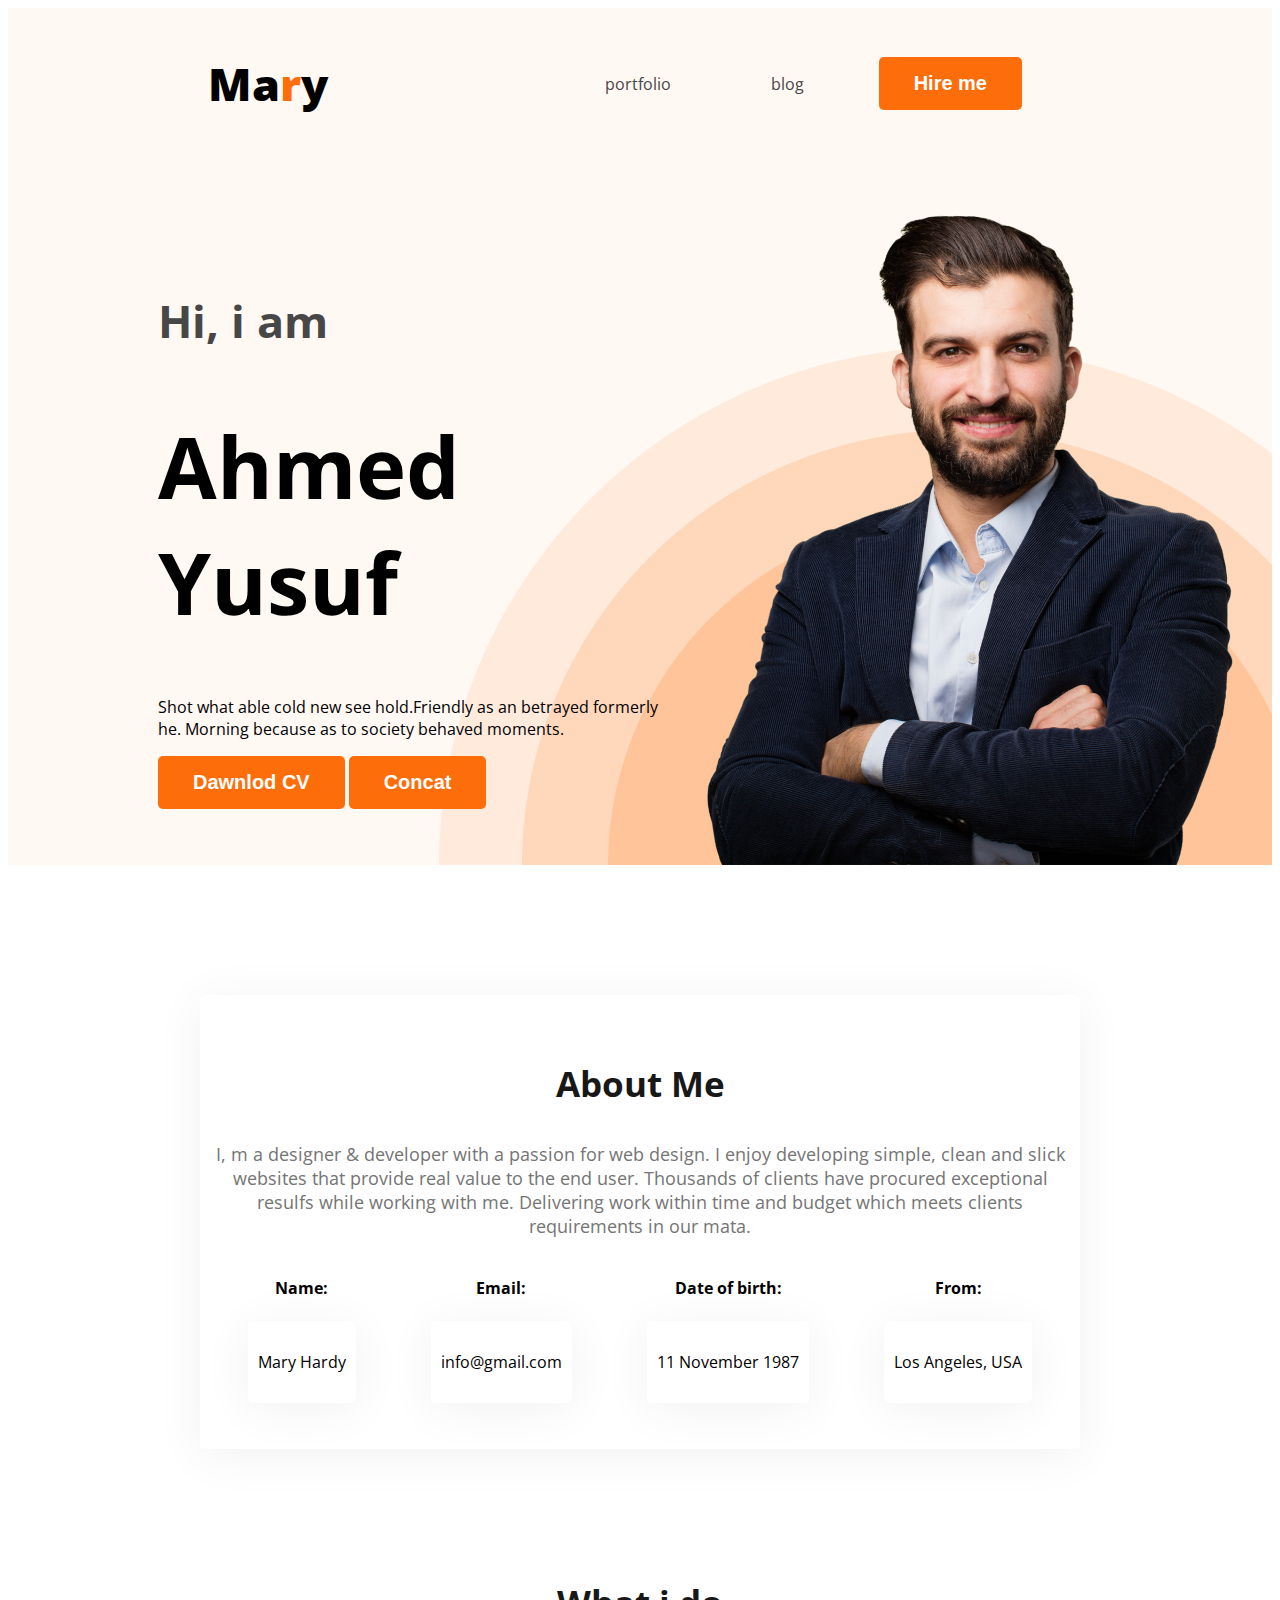
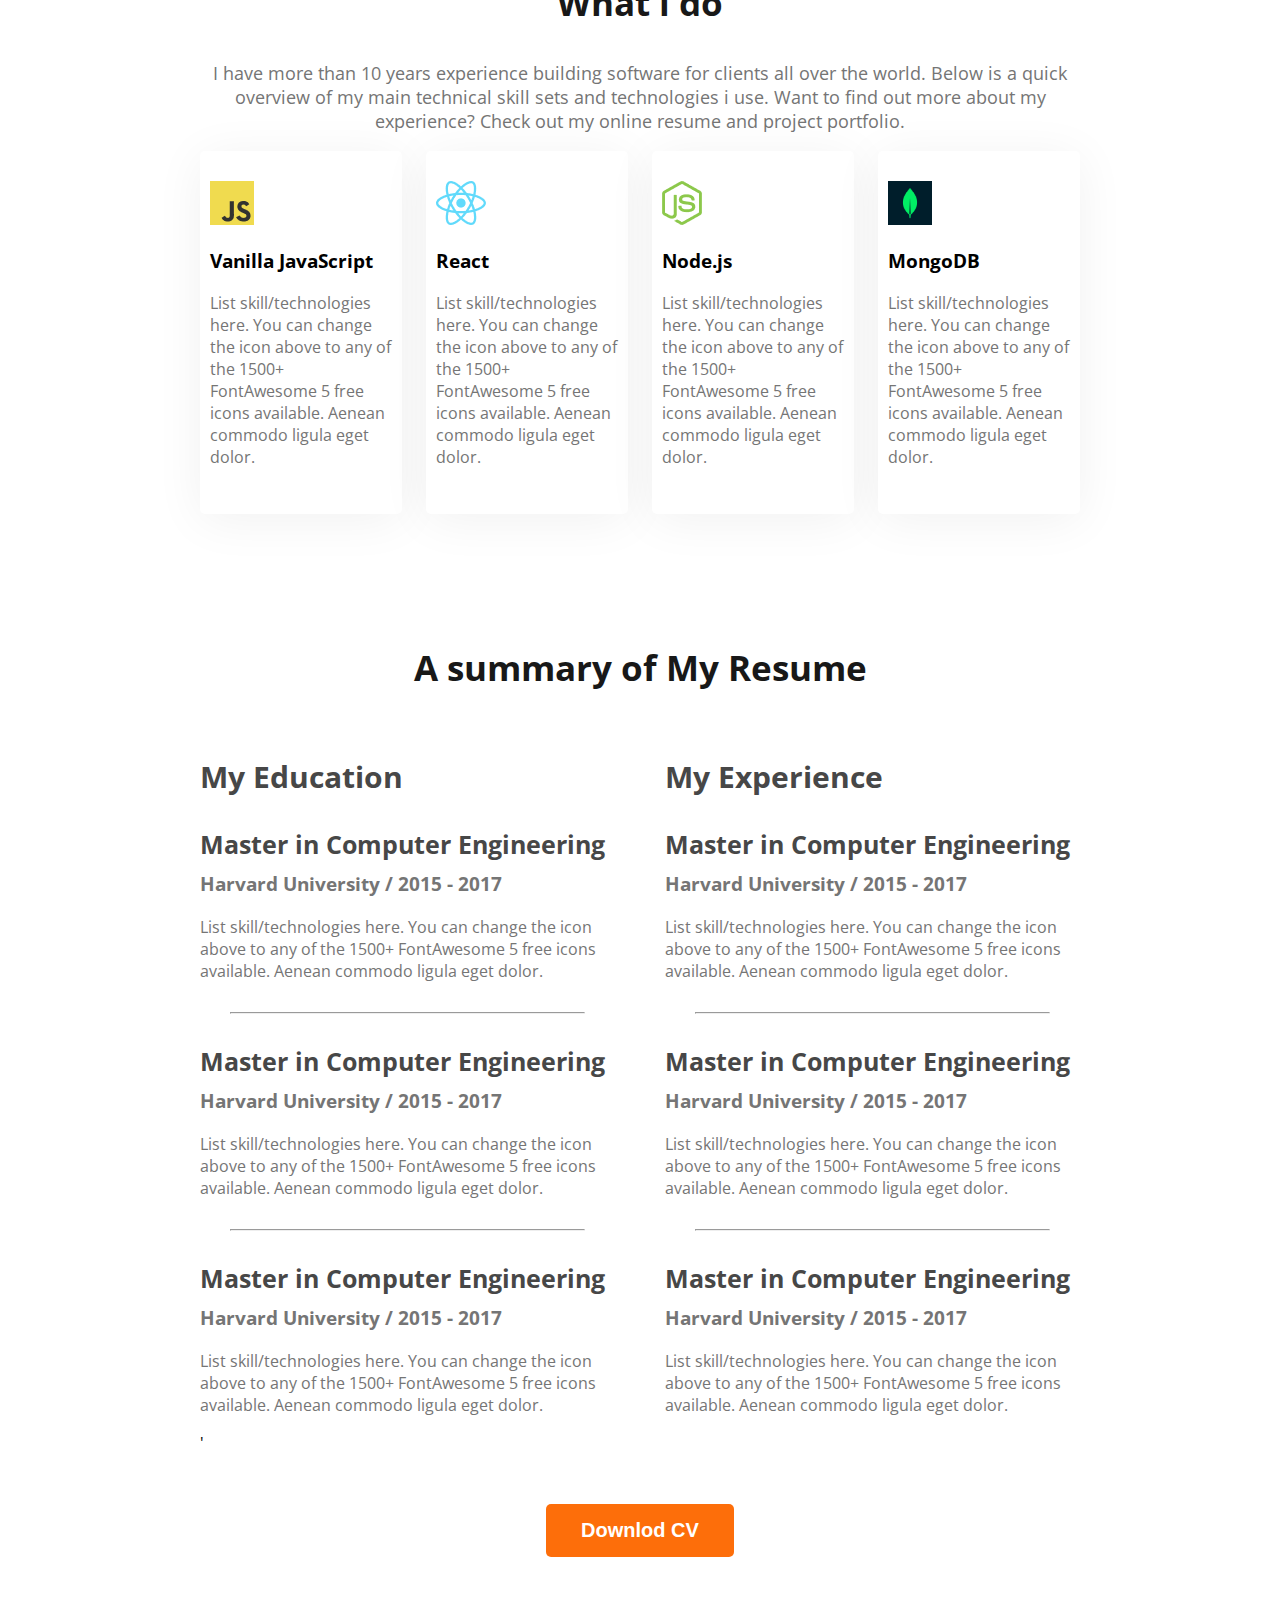
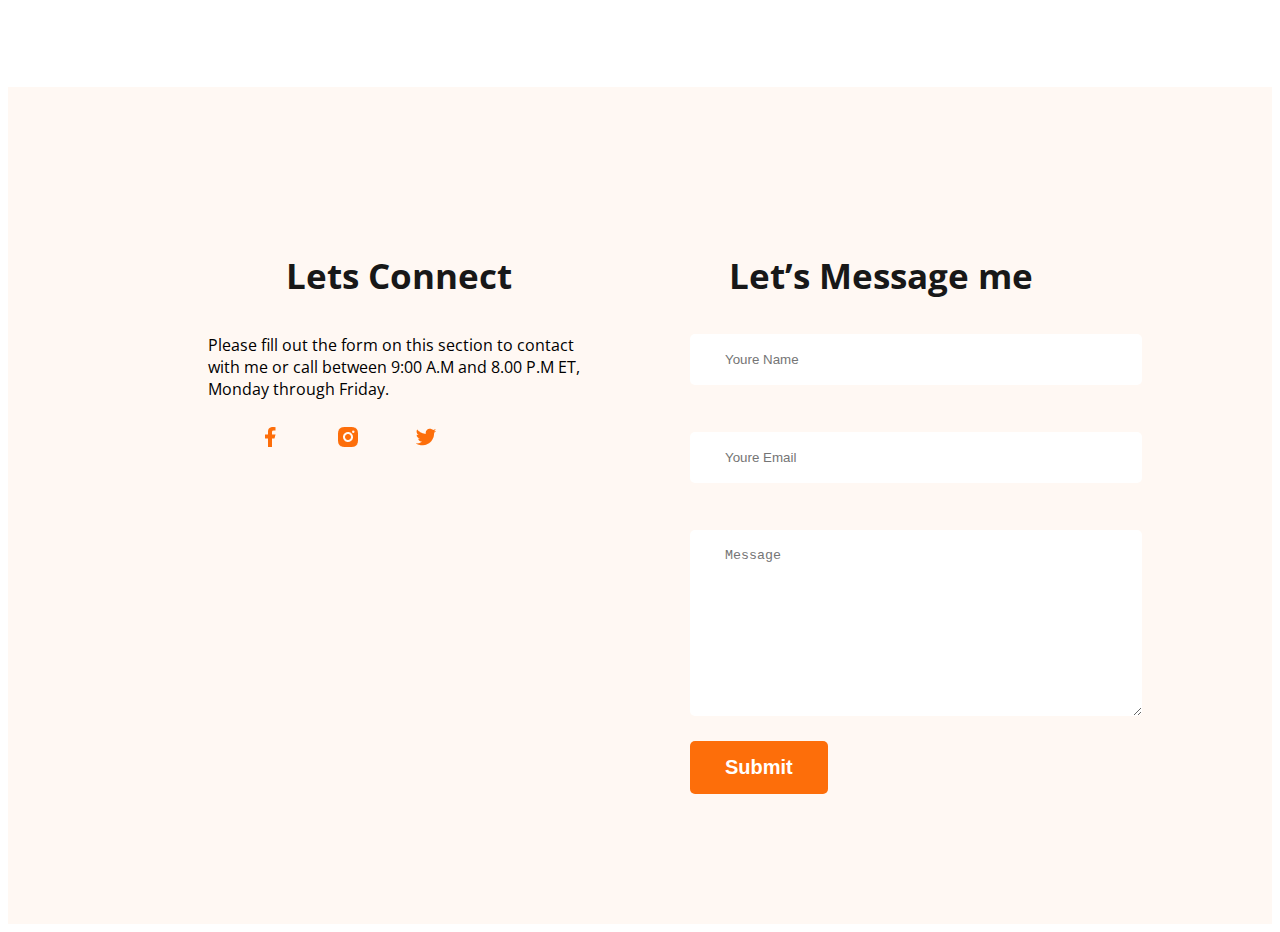
<file: index.html>
<!DOCTYPE html>
<html lang="en">
<head>
    <meta charset="UTF-8">
    <meta name="viewport" content="width=device-width, initial-scale=1.0">
    <title>web developer portfulio</title> 
 
    <link rel="preconnect" href="https://fonts.googleapis.com">
    <link rel="preconnect" href="https://fonts.gstatic.com" crossorigin>
    <link href="https://fonts.googleapis.com/css2?family=Open+Sans:ital,wght@0,300..800;1,300..800&display=swap" rel="stylesheet">
   <link rel="stylesheet" href="index.css">
</head>
<body>
    <header class="heder">
        <nav>
            <h3 class="ss">Ma<span id="nn">r</span>y</h3>
            <ul>
                <li><a href="">portfolio</a></li>
                <li><a href="">blog</a></li>
                <li><button class="botton">Hire me</button></li>
            </ul>
        </nav>
        <div class="baner">
        <div>
            <h3 class="oo"> Hi, i am </h3>
            <h1 class="yusuf">Ahmed Yusuf</h1>
            <p>Shot what able cold new see hold.Friendly as an betrayed formerly he. Morning because as to society behaved moments.</p>
            <button class="botton">Dawnlod CV</button>
            <button class="botton">Concat</button>
        </div>
        <img class="img" src="images/hardy.png" alt="">
    </div>

    </header>
    <main>
        <section class="vv">
            <h3 class="titel">About Me</h3>
            <p class="discription">
                I, m a designer & developer with a passion for web design. I enjoy developing simple, clean and slick websites that provide real value to the end user. Thousands of clients have procured exceptional resulfs while working with me. Delivering work within time and budget which meets clients requirements in our mata.
            </p>
            <div class="pp">
                <!-- .ff*4>h3.bb.ff*4>h3.bb+p.vv  -->
                <div class="ff">
                    <h4 class="bb">Name:</h4>
                    <p class="vv">Mary Hardy</p>
                </div>
                <div class="ff">
                    <h4 class="bb">Email:</h4>
                    <p class="vv">info@gmail.com</p>
                </div>
                <div class="ff">
                    <h4 class="bb">Date of birth:</h4>
                    <p class="vv">11 November 1987</p>
                </div>
                <div class="ff">
                    <h4 class="bb">From:</h4>
                    <p class="vv">Los Angeles, USA</p>
                </div>
            </div>

        </section>
        <section>
            <h3 class="titel">What i do</h3>
            <p id="what" class="discription">I have more than 10 years experience building software for clients all over the world. Below is a quick overview of my main technical skill sets and technologies i use. Want to find out more about my experience? Check out my online resume and project portfolio.</p>
           
            <!-- .skil*4>img+h3.ll+p.dd -->
            <div class="skil">
            <div class="vv">
                <img src="images/icons/js.png" alt="">
                <h3 class="ll">Vanilla JavaScript</h3>
                <p class="dd">List skill/technologies here. You can change the icon above to any of the 1500+ FontAwesome 5 free icons available. Aenean commodo ligula eget dolor.</p>
            </div>
            <div class="vv">
                <img src="images/icons/react.png" alt="">
                <h3 class="ll">React</h3>
                <p class="dd">List skill/technologies here. You can change the icon above to any of the 1500+ FontAwesome 5 free icons available. Aenean commodo ligula eget dolor.</p>
            </div>
            <div class="vv">
                <img src="images/icons/nodejs.png" alt="">
                <h3 class="ll">Node.js</h3>
                <p class="dd">List skill/technologies here. You can change the icon above to any of the 1500+ FontAwesome 5 free icons available. Aenean commodo ligula eget dolor.</p>
            </div>
            <div class="vv">
                <img src="images/icons/mongo.png" alt="">
                <h3 class="ll">MongoDB</h3>
                <p class="dd">List skill/technologies here. You can change the icon above to any of the 1500+ FontAwesome 5 free icons available. Aenean commodo ligula eget dolor.</p>
            </div>
        </div>
        </section>
        <section>
            <h3 class="titel">A summary of My Resume</h3>

            <div class="resumi-continer">
                <div class="resumi-colum">
                    <h3 class="resumi-colum-titel">My Education</h3>
                    <div class="resumi-item">
                        <h2 class="resumi-item-titel">Master in Computer Engineering</h2>
                        <h3 class="resumi-item-ins">Harvard University / 2015 - 2017</h3>
                        <p class="resumi-description">List skill/technologies here. You can change the icon above 
                            to any of the 1500+ FontAwesome 5 free icons available. Aenean commodo ligula eget dolor.</p>
                    </div>
                    <hr>
                    <div class="resumi-item">
                        <h2 class="resumi-item-titel">Master in Computer Engineering</h2>
                        <h3 class="resumi-item-ins">Harvard University / 2015 - 2017</h3>
                        <p class="resumi-description">List skill/technologies here. You can change the icon above 
                            to any of the 1500+ FontAwesome 5 free icons available. Aenean commodo ligula eget dolor.</p>
                    </div>
                    <hr>
                    <div class="resumi-item">
                        <h2 class="resumi-item-titel">Master in Computer Engineering</h2>
                        <h3 class="resumi-item-ins">Harvard University / 2015 - 2017</h3>
                        <p class="resumi-description">List skill/technologies here. You can change the icon above 
                            to any of the 1500+ FontAwesome 5 free icons available. Aenean commodo ligula eget dolor.</p>
                    </div>
                </div>
                <div class="resumi-colum">
                    <h3 class="resumi-colum-titel">My Experience</h3>
                    <div class="resumi-item">
                        <h2 class="resumi-item-titel">Master in Computer Engineering</h2>
                        <h3 class="resumi-item-ins">Harvard University / 2015 - 2017</h3>
                        <p class="resumi-description">List skill/technologies here. You can change the icon above 
                            to any of the 1500+ FontAwesome 5 free icons available. Aenean commodo ligula eget dolor.</p>
                    </div>
                    <hr>
                    <div class="resumi-item">
                        <h2 class="resumi-item-titel">Master in Computer Engineering</h2>
                        <h3 class="resumi-item-ins">Harvard University / 2015 - 2017</h3>
                        <p class="resumi-description">List skill/technologies here. You can change the icon above 
                            to any of the 1500+ FontAwesome 5 free icons available. Aenean commodo ligula eget dolor.</p>
                    </div>
                    <hr>
                    <div class="resumi-item">
                        <h2 class="resumi-item-titel">Master in Computer Engineering</h2>
                        <h3 class="resumi-item-ins">Harvard University / 2015 - 2017</h3>
                        <p class="resumi-description">List skill/technologies here. You can change the icon above 
                            to any of the 1500+ FontAwesome 5 free icons available. Aenean commodo ligula eget dolor.</p>
                    </div>
                </div>

            </div>'
            <div class="dawnlodcv">
            <button class="botton">Downlod CV</button>
            </div>
        </section>

    </main>
    <footer>
        <div class="footer-colum">
            <h3 class="titel">Lets Connect</h3>
            <p class="sectiond">Please fill out the form on this section to contact with me or call between 9:00 A.M and 8.00 P.M ET, Monday through Friday.</p>
            <div class="fbicon">
               <a href=""><img src="images/icons/facebook.png" alt=""></a>
               <a href=""><img src="images/icons/insta.png" alt=""></a>
               <a href=""><img src="images/icons/twitter.png" alt=""></a>
            </div>

        </div>
        
        <div class="footer-colum">
            <h3 class="titel">Let’s Message me</h3>
            <form class="contyact" action="">
                <input  type="text" placeholder="Youre Name">
                <br>
                <input  type="email" placeholder="Youre Email">
                <br>
               <textarea name="" placeholder="Message" id="" cols="30" rows="10"></textarea>
               <input class="botton" type="submit" value="Submit">
            </form>
            
        </div>
        

    </footer>
</body>
</html>
</file>
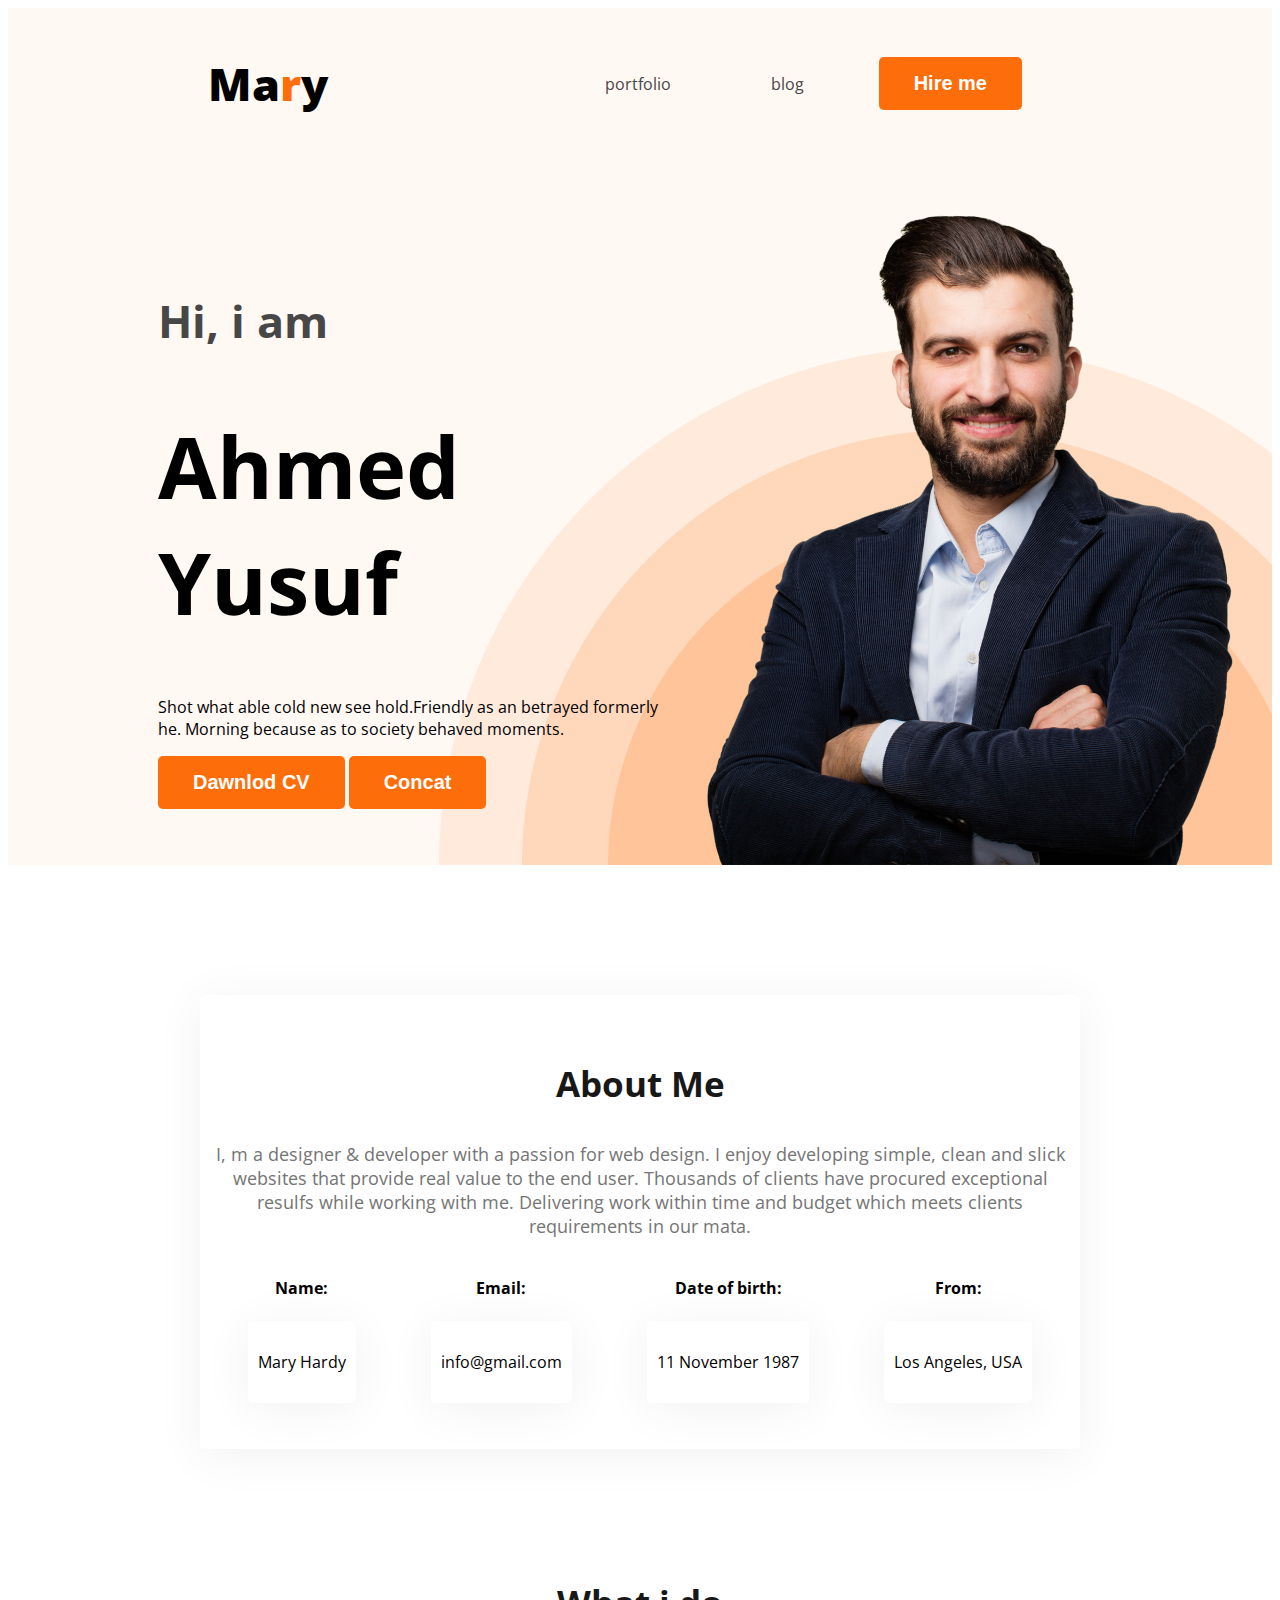
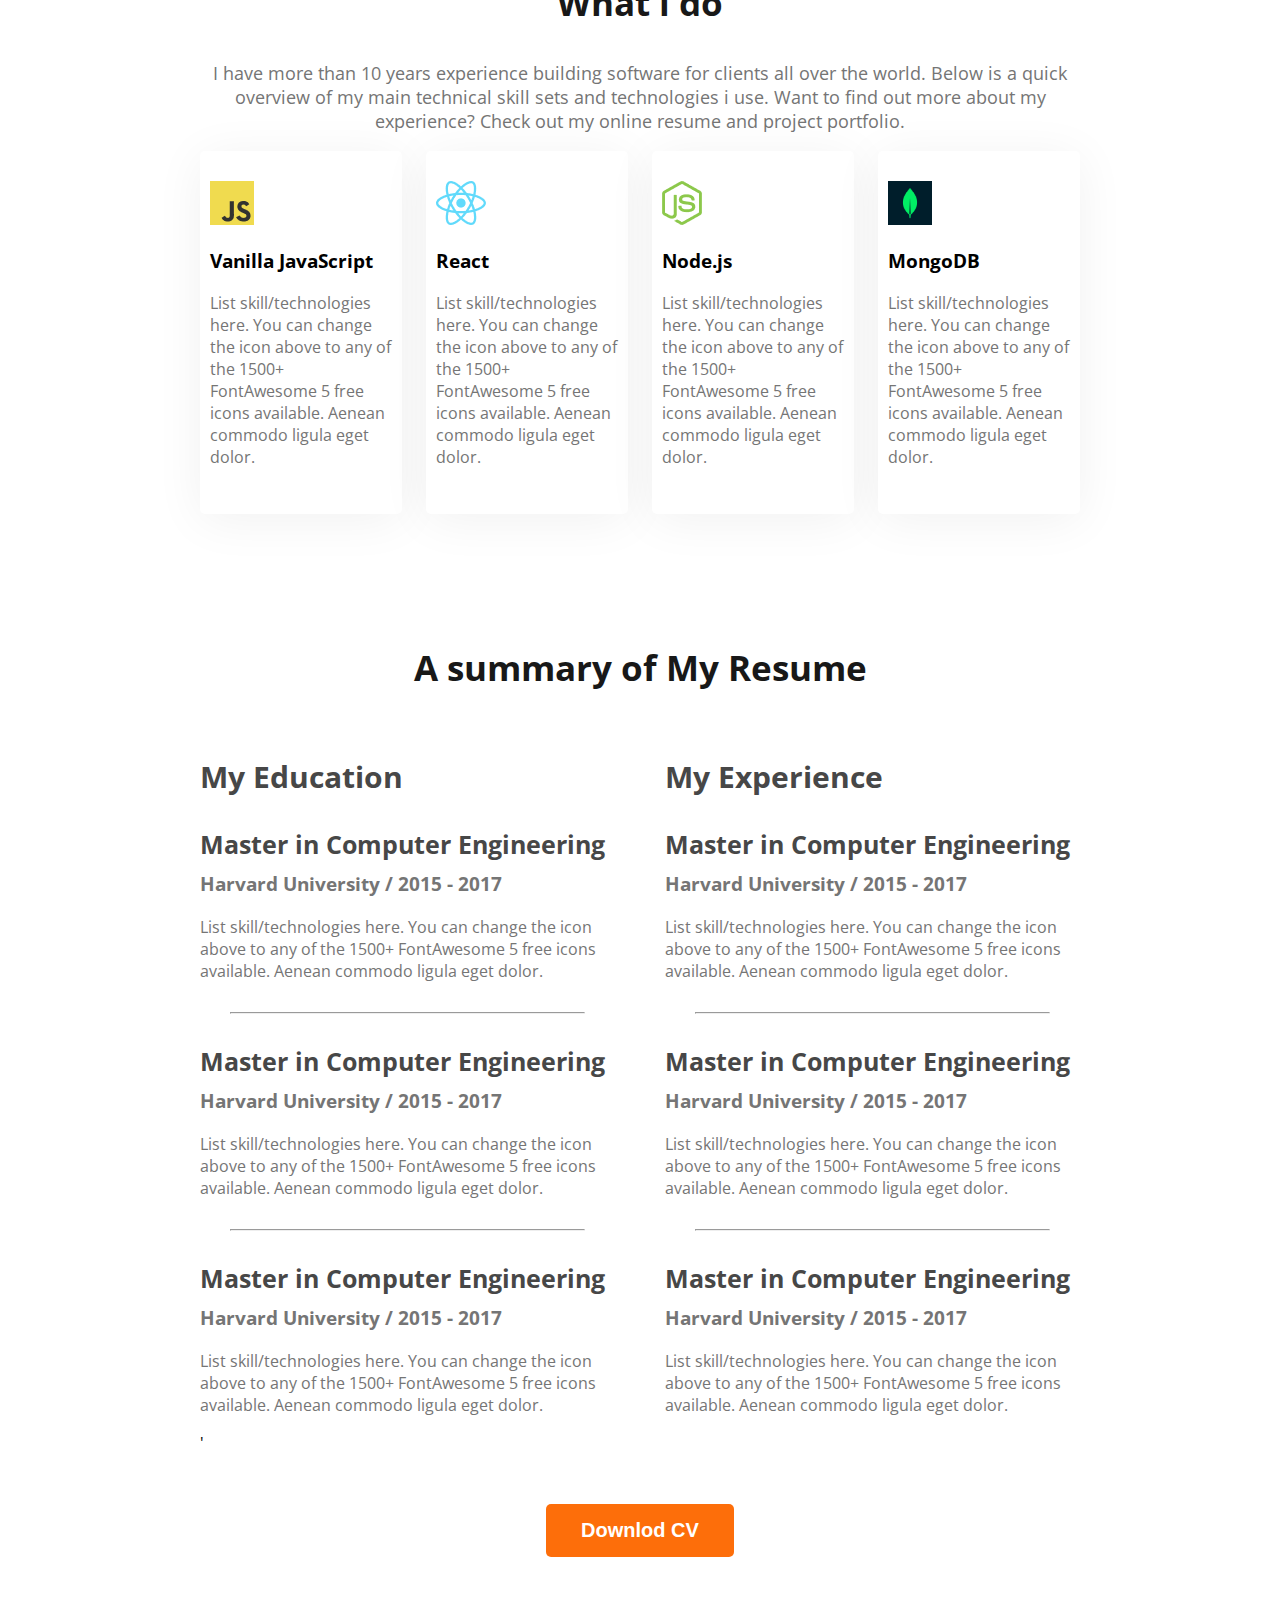
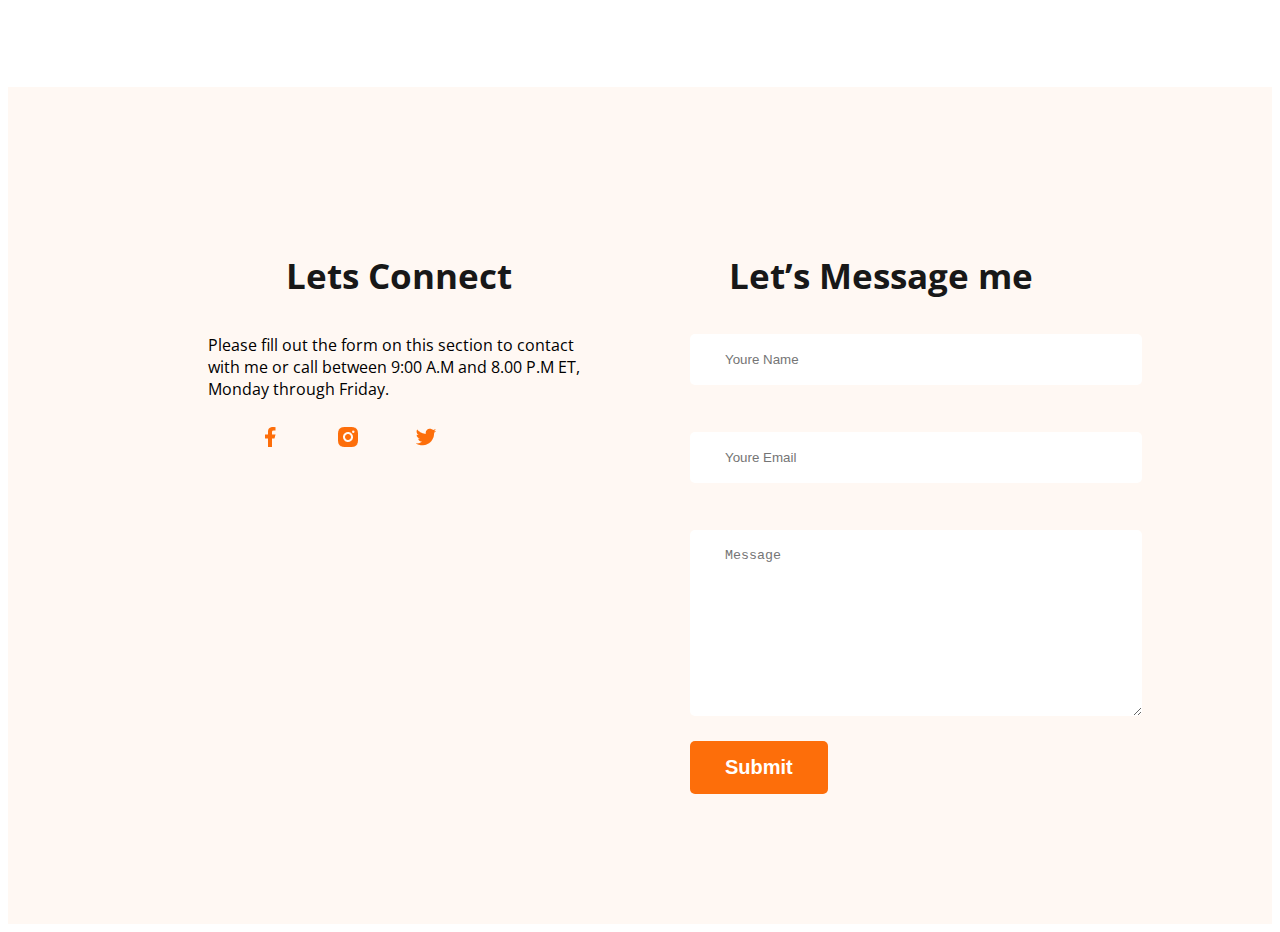
<file: porfulio.html>
<!DOCTYPE html>
<html lang="en">
<head>
    <meta charset="UTF-8">
    <meta name="viewport" content="width=device-width, initial-scale=1.0">
    <title>web developer portfulio</title> 
 
    <link rel="preconnect" href="https://fonts.googleapis.com">
    <link rel="preconnect" href="https://fonts.gstatic.com" crossorigin>
    <link href="https://fonts.googleapis.com/css2?family=Open+Sans:ital,wght@0,300..800;1,300..800&display=swap" rel="stylesheet">
   <link rel="stylesheet" href="portfolio.css">
</head>
<body>
    <header class="heder">
        <nav>
            <h3 class="ss">Ma<span id="nn">r</span>y</h3>
            <ul>
                <li><a href="">portfolio</a></li>
                <li><a href="">blog</a></li>
                <li><button class="botton">Hire me</button></li>
            </ul>
        </nav>
        <div class="baner">
        <div>
            <h3 class="oo"> Hi, i am </h3>
            <h1 class="yusuf">Ahmed Yusuf</h1>
            <p>Shot what able cold new see hold.Friendly as an betrayed formerly he. Morning because as to society behaved moments.</p>
            <button class="botton">Dawnlod CV</button>
            <button class="botton">Concat</button>
        </div>
        <img class="img" src="images/hardy.png" alt="">
    </div>

    </header>
    <main>
        <section class="vv">
            <h3 class="titel">About Me</h3>
            <p class="discription">
                I, m a designer & developer with a passion for web design. I enjoy developing simple, clean and slick websites that provide real value to the end user. Thousands of clients have procured exceptional resulfs while working with me. Delivering work within time and budget which meets clients requirements in our mata.
            </p>
            <div class="pp">
                <!-- .ff*4>h3.bb.ff*4>h3.bb+p.vv  -->
                <div class="ff">
                    <h4 class="bb">Name:</h4>
                    <p class="vv">Mary Hardy</p>
                </div>
                <div class="ff">
                    <h4 class="bb">Email:</h4>
                    <p class="vv">info@gmail.com</p>
                </div>
                <div class="ff">
                    <h4 class="bb">Date of birth:</h4>
                    <p class="vv">11 November 1987</p>
                </div>
                <div class="ff">
                    <h4 class="bb">From:</h4>
                    <p class="vv">Los Angeles, USA</p>
                </div>
            </div>

        </section>
        <section>
            <h3 class="titel">What i do</h3>
            <p id="what" class="discription">I have more than 10 years experience building software for clients all over the world. Below is a quick overview of my main technical skill sets and technologies i use. Want to find out more about my experience? Check out my online resume and project portfolio.</p>
           
            <!-- .skil*4>img+h3.ll+p.dd -->
            <div class="skil">
            <div class="vv">
                <img src="images/icons/js.png" alt="">
                <h3 class="ll">Vanilla JavaScript</h3>
                <p class="dd">List skill/technologies here. You can change the icon above to any of the 1500+ FontAwesome 5 free icons available. Aenean commodo ligula eget dolor.</p>
            </div>
            <div class="vv">
                <img src="images/icons/react.png" alt="">
                <h3 class="ll">React</h3>
                <p class="dd">List skill/technologies here. You can change the icon above to any of the 1500+ FontAwesome 5 free icons available. Aenean commodo ligula eget dolor.</p>
            </div>
            <div class="vv">
                <img src="images/icons/nodejs.png" alt="">
                <h3 class="ll">Node.js</h3>
                <p class="dd">List skill/technologies here. You can change the icon above to any of the 1500+ FontAwesome 5 free icons available. Aenean commodo ligula eget dolor.</p>
            </div>
            <div class="vv">
                <img src="images/icons/mongo.png" alt="">
                <h3 class="ll">MongoDB</h3>
                <p class="dd">List skill/technologies here. You can change the icon above to any of the 1500+ FontAwesome 5 free icons available. Aenean commodo ligula eget dolor.</p>
            </div>
        </div>
        </section>
        <section>
            <h3 class="titel">A summary of My Resume</h3>

            <div class="resumi-continer">
                <div class="resumi-colum">
                    <h3 class="resumi-colum-titel">My Education</h3>
                    <div class="resumi-item">
                        <h2 class="resumi-item-titel">Master in Computer Engineering</h2>
                        <h3 class="resumi-item-ins">Harvard University / 2015 - 2017</h3>
                        <p class="resumi-description">List skill/technologies here. You can change the icon above 
                            to any of the 1500+ FontAwesome 5 free icons available. Aenean commodo ligula eget dolor.</p>
                    </div>
                    <hr>
                    <div class="resumi-item">
                        <h2 class="resumi-item-titel">Master in Computer Engineering</h2>
                        <h3 class="resumi-item-ins">Harvard University / 2015 - 2017</h3>
                        <p class="resumi-description">List skill/technologies here. You can change the icon above 
                            to any of the 1500+ FontAwesome 5 free icons available. Aenean commodo ligula eget dolor.</p>
                    </div>
                    <hr>
                    <div class="resumi-item">
                        <h2 class="resumi-item-titel">Master in Computer Engineering</h2>
                        <h3 class="resumi-item-ins">Harvard University / 2015 - 2017</h3>
                        <p class="resumi-description">List skill/technologies here. You can change the icon above 
                            to any of the 1500+ FontAwesome 5 free icons available. Aenean commodo ligula eget dolor.</p>
                    </div>
                </div>
                <div class="resumi-colum">
                    <h3 class="resumi-colum-titel">My Experience</h3>
                    <div class="resumi-item">
                        <h2 class="resumi-item-titel">Master in Computer Engineering</h2>
                        <h3 class="resumi-item-ins">Harvard University / 2015 - 2017</h3>
                        <p class="resumi-description">List skill/technologies here. You can change the icon above 
                            to any of the 1500+ FontAwesome 5 free icons available. Aenean commodo ligula eget dolor.</p>
                    </div>
                    <hr>
                    <div class="resumi-item">
                        <h2 class="resumi-item-titel">Master in Computer Engineering</h2>
                        <h3 class="resumi-item-ins">Harvard University / 2015 - 2017</h3>
                        <p class="resumi-description">List skill/technologies here. You can change the icon above 
                            to any of the 1500+ FontAwesome 5 free icons available. Aenean commodo ligula eget dolor.</p>
                    </div>
                    <hr>
                    <div class="resumi-item">
                        <h2 class="resumi-item-titel">Master in Computer Engineering</h2>
                        <h3 class="resumi-item-ins">Harvard University / 2015 - 2017</h3>
                        <p class="resumi-description">List skill/technologies here. You can change the icon above 
                            to any of the 1500+ FontAwesome 5 free icons available. Aenean commodo ligula eget dolor.</p>
                    </div>
                </div>

            </div>'
            <div class="dawnlodcv">
            <button class="botton">Downlod CV</button>
            </div>
        </section>

    </main>
    <footer>
        <div class="footer-colum">
            <h3 class="titel">Lets Connect</h3>
            <p class="sectiond">Please fill out the form on this section to contact with me or call between 9:00 A.M and 8.00 P.M ET, Monday through Friday.</p>
            <div class="fbicon">
               <a href=""><img src="images/icons/facebook.png" alt=""></a>
               <a href=""><img src="images/icons/insta.png" alt=""></a>
               <a href=""><img src="images/icons/twitter.png" alt=""></a>
            </div>

        </div>
        
        <div class="footer-colum">
            <h3 class="titel">Let’s Message me</h3>
            <form class="contyact" action="">
                <input  type="text" placeholder="Youre Name">
                <br>
                <input  type="email" placeholder="Youre Email">
                <br>
               <textarea name="" placeholder="Message" id="" cols="30" rows="10"></textarea>
               <input class="botton" type="submit" value="Submit">
            </form>
            
        </div>
        

    </footer>
</body>
</html>
</file>
<file: index.css>
body{ font-family: "Open Sans", sans-serif;}
#nn{color:#FD6E0A;}
.ss{display: flex;
font-size: 45px;
font-weight: 800;}
nav{display: flex;
align-items: center;
justify-content: space-between;
margin: 0 200px;}
nav > ul{display: flex;
align-items: center;}
nav li{list-style: none;
margin-right: 50px;}
nav a { text-decoration: none;
color: #474747;}
.botton{background-color: #FD6E0A;
border-radius: 5px;
border: 0px;
color: white;
font-weight: 700;
font-size: 20px;
padding: 15px 35px;}
.heder{background-color: #fff8f3;
background-image: url(images/header_bg.png);

background-repeat: no-repeat;
background-position: bottom right;
}
main section{margin-top: 130px;}
.baner{
   padding: 30px 30px 0px 150px;
   display: flex;
   align-items: center;
   justify-content: space-between;
}
.baner .img{width: 500;
}
.oo{font-size: 45px;
    margin-bottom: 0;
    color: #474747;

}
.yusuf{
    font-size: 85px;
    font-weight: 700px;
}
.about{
    padding: 130px;
    border-radius: 10px;
    background-color: #fff8f3;
    margin: 130px 0;
}
.titel{
    color: #181818;
    text-align: center;
    font-size: 35px;
    font-weight: 700px;
    line-height: normal;
}
.discription{
    color: #757575;
    font-size: 18px;
    text-align: center;
}
main{
    max-width: 1140px;
    margin: 0 auto;
}
.pp{
    display: flex;
    justify-content: space-around;
}
.ff{
    text-align: center;
}
#what{
    padding: 30px px;

}
.skil{
display: flex;
gap: 24px;
}
.vv{
   padding: 30px 10px;

   border-radius: 5px;
   background-color: #FFF;
   box-shadow: 0px 6px 50px 0px rgba(0, 0, 0, 0.06);
 
}
.dd{
    color: #757575;
}
main section{
    margin: 130px;
}
.resumi-colum-titel{
    color: #474747;
    font-size: 30px;
    font-weight: 700;
}
.resumi-continer{
    display: flex; 
    gap: 50px;
    
}
.resumi-description, .resumi-item-ins{
    color: #757575;
}
.resumi-item-titel{color: #474747;
    font-size: 25px;
    font-weight: 700;
    margin-bottom: 10px;
}
.resumi-continer hr{
    margin: 30px;
}
.resumi-item-ins{
    margin-bottom: 20px;
    margin-top: 0px;
}
.dawnlodcv{
    text-align: center;
    margin-top: 50px;
}
footer{
    display: flex;
    background-color: #fff8f3;
    margin-top: 100px;
    padding: 130px 200px;
    gap: 100px;}
.footer-colum{
    width: 50%;
}
.contyact input[type="text"], .contyact input[type="email"], textarea {
    display: block;
    margin-bottom: 25px; 
    padding: 18px 35px;
    color: #757575;
    border-radius: 5px;
    background-color: #fff;
    border: 0;
    width: 100%;
}
.fbicon, a{
    margin: 25px;
}
</file>
<file: portfolio.css>
body{ font-family: "Open Sans", sans-serif;}
#nn{color:#FD6E0A;}
.ss{display: flex;
font-size: 45px;
font-weight: 800;}
nav{display: flex;
align-items: center;
justify-content: space-between;
margin: 0 200px;}
nav > ul{display: flex;
align-items: center;}
nav li{list-style: none;
margin-right: 50px;}
nav a { text-decoration: none;
color: #474747;}
.botton{background-color: #FD6E0A;
border-radius: 5px;
border: 0px;
color: white;
font-weight: 700;
font-size: 20px;
padding: 15px 35px;}
.heder{background-color: #fff8f3;
background-image: url(images/header_bg.png);

background-repeat: no-repeat;
background-position: bottom right;
}
main section{margin-top: 130px;}
.baner{
   padding: 30px 30px 0px 150px;
   display: flex;
   align-items: center;
   justify-content: space-between;
}
.baner .img{width: 500;
}
.oo{font-size: 45px;
    margin-bottom: 0;
    color: #474747;

}
.yusuf{
    font-size: 85px;
    font-weight: 700px;
}
.about{
    padding: 130px;
    border-radius: 10px;
    background-color: #fff8f3;
    margin: 130px 0;
}
.titel{
    color: #181818;
    text-align: center;
    font-size: 35px;
    font-weight: 700px;
    line-height: normal;
}
.discription{
    color: #757575;
    font-size: 18px;
    text-align: center;
}
main{
    max-width: 1140px;
    margin: 0 auto;
}
.pp{
    display: flex;
    justify-content: space-around;
}
.ff{
    text-align: center;
}
#what{
    padding: 30px px;

}
.skil{
display: flex;
gap: 24px;
}
.vv{
   padding: 30px 10px;

   border-radius: 5px;
   background-color: #FFF;
   box-shadow: 0px 6px 50px 0px rgba(0, 0, 0, 0.06);
 
}
.dd{
    color: #757575;
}
main section{
    margin: 130px;
}
.resumi-colum-titel{
    color: #474747;
    font-size: 30px;
    font-weight: 700;
}
.resumi-continer{
    display: flex; 
    gap: 50px;
    
}
.resumi-description, .resumi-item-ins{
    color: #757575;
}
.resumi-item-titel{color: #474747;
    font-size: 25px;
    font-weight: 700;
    margin-bottom: 10px;
}
.resumi-continer hr{
    margin: 30px;
}
.resumi-item-ins{
    margin-bottom: 20px;
    margin-top: 0px;
}
.dawnlodcv{
    text-align: center;
    margin-top: 50px;
}
footer{
    display: flex;
    background-color: #fff8f3;
    margin-top: 100px;
    padding: 130px 200px;
    gap: 100px;}
.footer-colum{
    width: 50%;
}
.contyact input[type="text"], .contyact input[type="email"], textarea {
    display: block;
    margin-bottom: 25px;
    padding: 18px 35px;
    color: #757575;
    border-radius: 5px;
    background-color: #fff;
    border: 0;
    width: 100%;
}
.fbicon, a{
    margin: 25px;
}
</file>
